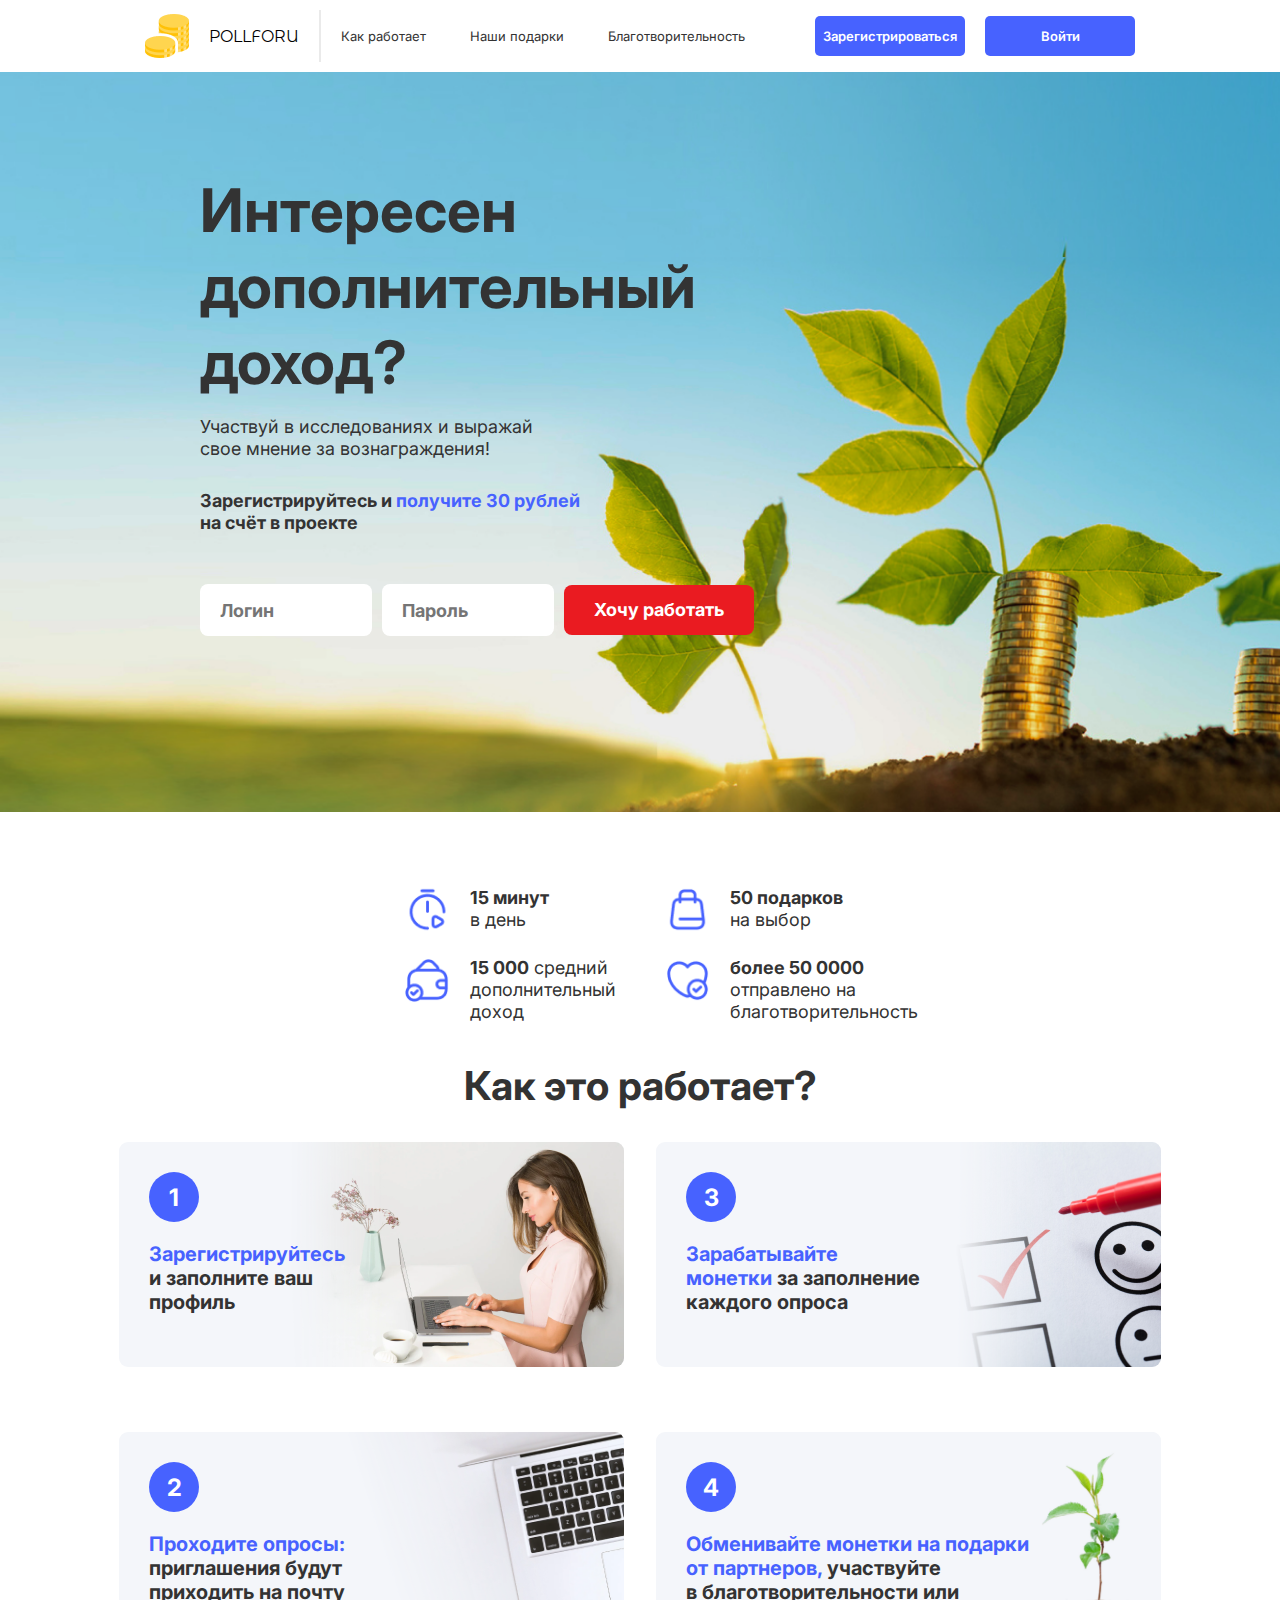
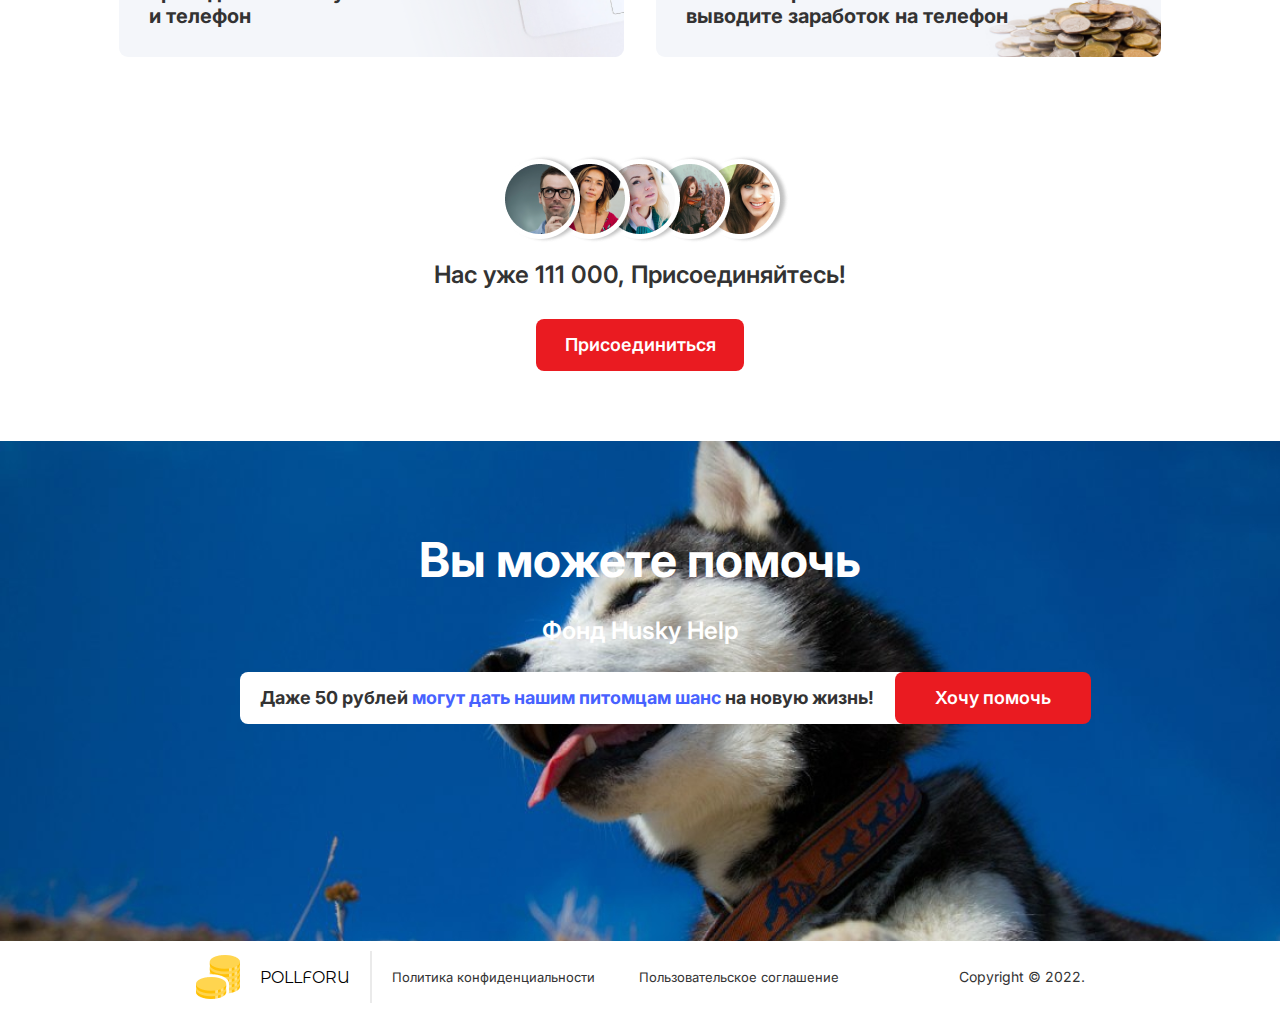
<file: index.html>
<!DOCTYPE html>
<html lang="en">
<head>
    <meta charset="UTF-8">
    <meta name="viewport" content="width=device-width, initial-scale=1"/>
    <title>POLLFORU</title>
    <link rel="stylesheet" href="./style.css">
    <link rel="preconnect" href="https://fonts.googleapis.com">
    <link rel="preconnect" href="https://fonts.gstatic.com" crossorigin>
    <link href="https://fonts.googleapis.com/css2?family=Montserrat+Alternates:wght@700&display=swap" rel="stylesheet">
    <link rel="preconnect" href="https://fonts.googleapis.com">
    <link rel="preconnect" href="https://fonts.gstatic.com" crossorigin>
    <link href="https://fonts.googleapis.com/css2?family=Inter:wght@400;500;600;700&display=swap" rel="stylesheet">
</head>
<body>
<div class="modalRegistry">
    <img src="./images/exit.svg" alt="" class="exit">
    <div class="registryMain">Зарегистрироваться</div>
    <div class="inputRegistryText">Введите телефон или почту</div>
    <input type="text" class="inputRegistry">
    <div class="inputRegistryText">Введите пароль</div>
    <div style="position: relative">
        <input type="password" class="inputRegistry">
        <img style="position: absolute; top: 10px; right: 10px; cursor:pointer;" src="./images/close_eye.svg" alt=""
             class="pass">
    </div>
    <div class="inputRegistryText">Вы также можете использовать для входа на наш сайт аккаунт в вашей любимой социальной
        сети. Просто щелкните её иконку.
    </div>
    <div class="registryIcons">
        <div class="registryIcon">
            <img src="./images/google.svg" alt="" class="icon">
        </div>
        <div class="registryIcon">
            <img src="./images/vk.svg" alt="" class="icon">
        </div>
        <div class="registryIcon">
            <img src="./images/ok.svg" alt="" class="icon">
        </div>
        <div class="registryIcon">
            <img src="./images/mail.svg" alt="" class="icon">
        </div>
    </div>
    <div class="radioInput">
        <div class="inpRad"></div>
        <div class="inpRadText">Я согласен с условиями <span style="color: #4762FF">Пользовательского соглашения</span>,
            <span style="color: #4762FF">Политики конфиденциальности</span>
        </div>
    </div>
    <div class="radioInput">
        <div class="inpRad"></div>
        <div class="inpRadText">Я даю Согласие на обработку моих персональных данных</div>
    </div>
    <div class="part1_but2">Зарегистрироваться</div>
</div>

<div class="modalRegistry">
    <img src="./images/exit.svg" alt="" class="exit">
    <div class="registryMain">Вход в личный кабинет</div>
    <div class="inputRegistryText">Введите телефон или почту</div>
    <input type="text" class="inputRegistry">
    <div class="inputRegistryText">Введите пароль</div>
    <div style="position: relative">
        <input type="password" class="inputRegistry">
        <img style="position: absolute; top: 10px; right: 10px; cursor:pointer;" src="./images/close_eye.svg" alt=""
             class="pass">
    </div>
    <div class="inputRegistryText">Вы также можете использовать для входа на наш сайт аккаунт в вашей любимой социальной
        сети. Просто щелкните её иконку.
    </div>
    <div class="registryIcons">
        <div class="registryIcon">
            <img src="./images/google.svg" alt="" class="icon">
        </div>
        <div class="registryIcon">
            <img src="./images/vk.svg" alt="" class="icon">
        </div>
        <div class="registryIcon">
            <img src="./images/ok.svg" alt="" class="icon">
        </div>
        <div class="registryIcon">
            <img src="./images/mail.svg" alt="" class="icon">
        </div>
    </div>
    <div class="part1_but2">Войти</div>
</div>

<div class="modalRegistry">
    <img src="./images/exit.svg" alt="" class="exit">
    <div class="registryMain">Подтвердите ваш e-mail</div>
    <div class="inputRegistryText">Мы отправили вам e-mail с подтверждением. <br><br>
        <b>Для завершения процесса регистрации перейдите по указанной ссылке в письме.</b><br><br>
        Если вы не получили наше сообщение в течение нескольких минут, пожалуйста, проверьте папку «Спам» или свяжитесь
        с нами.
    </div>
</div>

<div class="modalRegistry">
    <img src="./images/exit.svg" alt="" class="exit">
    <div class="registryMain">Подтверждение телефона</div>
    <div class="inputRegistryText">Вам был отправлен код подтвеждения<br><br>
        Введите полученный по смс код ниже
    </div>
    <input type="text" class="inputRegistry">
    <div class="part1_but2">Подтвердить</div>
</div>

<div class="wrapper lending">
    <header>
        <div class="header_first">
            <img src="./images/733311%201.png" alt="">
            <div class="header_first_text">POLLFORU</div>
            <div class="header_separate"></div>
        </div>
        <div class="header_second">
            <span>Как работает</span>
            <span>Наши подарки</span>
            <span>Благотворительность</span>
        </div>
        <div class="header_flex">
            <div class="header_third">
                <div>Зарегистрироваться</div>
            </div>
            <div class="header_third">
                <div>Войти</div>
            </div>
        </div>
    </header>
    <div class="part1">
        <div>
            <div class="part1_bigtext">Интересен дополнительный доход?</div>
            <div class="part1_smalltext">Участвуй в исследованиях и выражай свое мнение за вознаграждения!</div>
            <div class="part1_registry">Зарегистрируйтесь
                и <span style="color: #4762FF">получите 30 рублей</span> на счёт в проекте
            </div>
            <div class="part1_form">
                <input placeholder="Логин" type="text" class="part1_login"/>
                <input placeholder="Пароль" type="text" class="part1_pass"/>
                <div class="part1_but">Хочу работать</div>
            </div>
        </div>
    </div>
    <div class="part2">
        <div class="part2_upperline">
            <div>
                <img src="./images/timer-start.png" alt="">
                <div><b>15 минут</b> <br>
                    в день
                </div>
            </div>
            <div>
                <img src="./images/shopping-bag.png" alt="">
                <div><b>50 подарков</b> <br>
                    на выбор
                </div>
            </div>
            <div>
                <img src="./images/wallet-check.png" alt="">
                <div><b>15 000</b> средний <br>дополнительный <br>доход</div>
            </div>
            <div>
                <img src="./images/heart-tick.png" alt="">
                <div><b>более 50 0000</b> <br>отправлено на <br>благотворительность</div>
            </div>
        </div>
        <div class="part2_main">
            <div class="part2_text">
                Как это работает?
            </div>
            <div class="part2_flex">
                <div class="card">
                    <div class="card_circle">
                        <div>1</div>
                    </div>
                    <div class="card_text"><span style="color: #4762FF">Зарегистрируйтесь</span> <br>
                        и заполните ваш <br>профиль
                    </div>
                    <img src="images/003%201.png" class="card_img"/>
                </div>
                <div class="card">
                    <div class="card_circle">
                        <div>3</div>
                    </div>
                    <div class="card_text"><span style="color: #4762FF">Зарабатывайте <br>монетки</span> за заполнение
                        <br>каждого
                        опроса
                    </div>
                    <img src="images/05%201.png" class="card_img"/>
                </div>
                <div class="card">
                    <div class="card_circle">
                        <div>2</div>
                    </div>
                    <div class="card_text"><span style="color: #4762FF">Проходите опросы:</span> <br>приглашения будут
                        <br>приходить
                        на почту <br>и телефон
                    </div>
                    <img src="images/Untitled-1%201.png" class="card_img"/>
                </div>
                <div class="card">
                    <div class="card_circle">
                        <div>4</div>
                    </div>
                    <div class="card_text"><span
                            style="color: #4762FF">Обменивайте монетки на подарки <br>от партнеров,</span> участвуйте
                        <br>в благотворительности или <br>выводите заработок на телефон
                    </div>
                    <img src="images/004%201.png" class="card_img"/>
                </div>
            </div>
        </div>
        <div class="part2_lower">
            <div class="part2_photos">
                <img style="z-index: 5; left: 0" src="images/Ellipse%205.png">
                <img style="z-index: 4; left: 50px" src="images/Ellipse%207.png">
                <img style="z-index: 3; left: 100px" src="images/Ellipse%208.png">
                <img style="z-index: 2; left: 150px" src="images/Ellipse%2010.png">
                <img style="z-index: 1; left: 200px" src="images/Ellipse%2011.png">
            </div>
            <div class="part2_lower_text">Нас уже 111 000, Присоединяйтесь!</div>
            <div class="part2_but">
                <div>Присоединиться</div>
            </div>
        </div>
    </div>
    <div class="part3">
        <div class="part3_text">Доступные подарки</div>
        <div class="part3_flex">
            <div style="background: linear-gradient(180deg, #FFFFFF 0%, #FFFFFF 100%);" class="gift">
                <div style="position:relative; height: 50%; width: 100%; overflow: hidden">
                    <img class="yandex" src="./images/image%202.png" alt="">
                </div>
                <div class="gift_text">Подписка Яндекс плюс</div>
                <div class="gift_but">
                    <div>Хочу подарок</div>
                </div>
            </div>
            <div class="gift">
                <img src="./images/image%203.png" alt="">
            </div>
            <div class="gift">
                <img src="images/Frame%20101.png" alt="">
            </div>
            <div class="gift">
                <img src="images/image%209.png" alt="">
            </div>
            <div class="gift">
                <img src="images/image%207.png" alt="">
            </div>
            <div class="gift">
                <img src="images/Frame%20103.png" alt="">
            </div>
        </div>
        <div class="part3_but">
            <div>Хочу подарок</div>
        </div>
    </div>
    <div class="part4">
        <div class="part4_text1">Вы можете помочь</div>
        <div class="part4_text2">Фонд Husky Help</div>
        <div class="part4_help">
            <div>Даже 50 рублей <span style="color: #4762FF">могут дать нашим питомцам шанс</span> на новую жизнь!</div>
            <div class="part4_but">
                <div>Хочу помочь</div>
            </div>
        </div>
    </div>
    <footer>
        <div class="header_first">
            <img src="./images/733311%201.png" alt="">
            <div class="header_first_text">POLLFORU</div>
            <div class="header_separate"></div>
        </div>
        <div class="header_second">
            <span>Политика конфиденциальности</span>
            <span>Пользовательское соглашение</span>
        </div>
        <div class="footer_third">
            Copyright © 2022.
        </div>
    </footer>
</div>
<script>
    let openRegistry = () => {
        document.querySelectorAll('.modalRegistry')[0].style.display = 'block'
        let newAl = document.createElement('div')
        document.body.appendChild(newAl)
        newAl.className = 'newAl'
        newAl.style.width = document.querySelector('.wrapper').clientWidth + 'px'
        newAl.style.height = document.querySelector('.wrapper').clientHeight + 'px'
        newAl.style.position = 'absolute'
        newAl.style.top = '0'
        newAl.style.zIndex = '150'
        newAl.style.background = 'rgba(71, 98, 255, 0.3)'
        window.scroll({
            top: 0,
            behavior: "auto"
        })
    }

    document.querySelector('.modalRegistry .part1_but2').onclick = () => {
        let phoneOrEmail = document.querySelectorAll('.inputRegistry')[0].value
        let pass = document.querySelectorAll('.inputRegistry')[1].value
        let checks = document.querySelectorAll('.inpRad')
        if (phoneOrEmail.includes('@') && pass && checks[0].style.backgroundImage == 'url("./images/checked.svg")'
            && checks[1].style.backgroundImage == 'url("./images/checked.svg")') {
            document.querySelectorAll('.modalRegistry').forEach((el) => el.style.display = 'none')
            document.querySelectorAll('.modalRegistry')[2].style.display = 'block'
        } else if(phoneOrEmail && pass && checks[0].style.backgroundImage == 'url("./images/checked.svg")'
            && checks[1].style.backgroundImage == 'url("./images/checked.svg")'){
            document.querySelectorAll('.modalRegistry').forEach((el) => el.style.display = 'none')
            document.querySelectorAll('.modalRegistry')[3].style.display = 'block'
        }
    }

    document.querySelectorAll('.modalRegistry .part1_but2')[1].onclick = () => {
        let phoneOrEmail = document.querySelectorAll('.inputRegistry')[2].value
        let pass = document.querySelectorAll('.inputRegistry')[3].value
        if (phoneOrEmail && pass) {
            document.querySelectorAll('.modalRegistry').forEach((el) => el.style.display = 'none')
            document.body.removeChild(document.querySelector('.newAl'))
            document.querySelector('.part1').style.display = 'none'
            document.querySelector('.part2').style.display = 'none'
            document.querySelector('.part3').style.display = 'none'
            document.querySelector('.part4').style.display = 'none'
            window.location.href = 'https://9lpasha.github.io/project-4k/profile.html'
        }
    }

    document.querySelectorAll('.modalRegistry .part1_but2')[2].onclick = () => {
        let phone = document.querySelectorAll('.inputRegistry')[4].value
        if (phone) {
            document.querySelectorAll('.modalRegistry').forEach((el) => el.style.display = 'none')
            document.body.removeChild(document.querySelector('.newAl'))
        }
    }

    let openAutoriz = () => {
        document.querySelectorAll('.modalRegistry')[1].style.display = 'block'
        let newAl = document.createElement('div')
        document.body.appendChild(newAl)
        newAl.className = 'newAl'
        newAl.style.width = document.querySelector('.wrapper').clientWidth + 'px'
        newAl.style.height = document.querySelector('.wrapper').clientHeight + 'px'
        newAl.style.position = 'absolute'
        newAl.style.top = '0'
        newAl.style.zIndex = '150'
        newAl.style.background = 'rgba(71, 98, 255, 0.3)'
        window.scroll({
            top: 0,
            behavior: "auto"
        })
    }

    let closeRegistry = () => {
        document.querySelectorAll('.modalRegistry').forEach((el) => el.style.display = 'none')
        document.body.removeChild(document.querySelector('.newAl'))
    }
    document.querySelectorAll('.header_third')[0].onclick = openRegistry
    document.querySelectorAll('.header_third')[1].onclick = openAutoriz
    document.querySelector('.part1_but').onclick = openRegistry
    document.querySelector('.part2_but').onclick = openRegistry
    document.querySelector('.part4_but').onclick = openRegistry
    document.querySelectorAll('.exit').forEach((el) => el.onclick = closeRegistry)
    let checked = [0, 0]
    let checked2 = 0
    document.querySelectorAll('.inpRad').forEach((el, i) => el.onclick = () => {
        if (!checked[i]) {
            el.style.background = "#DFE4FF no-repeat 4px 8px url('./images/checked.svg')"
            checked[i] += 1
        } else {
            el.style.background = "#FFFFFF";
            checked[i] -= 1
        }
    })
    document.querySelector('.pass').onclick = (e) => {
        if (!checked2) {
            e.target.src = './images/eye.svg'
            e.target.parentNode.children[0].type = 'text'
            checked2 += 1
        } else {
            e.target.src = './images/close_eye.svg'
            e.target.parentNode.children[0].type = 'password'
            checked2 -= 1
        }
    }
</script>
</body>
</html>
</file>
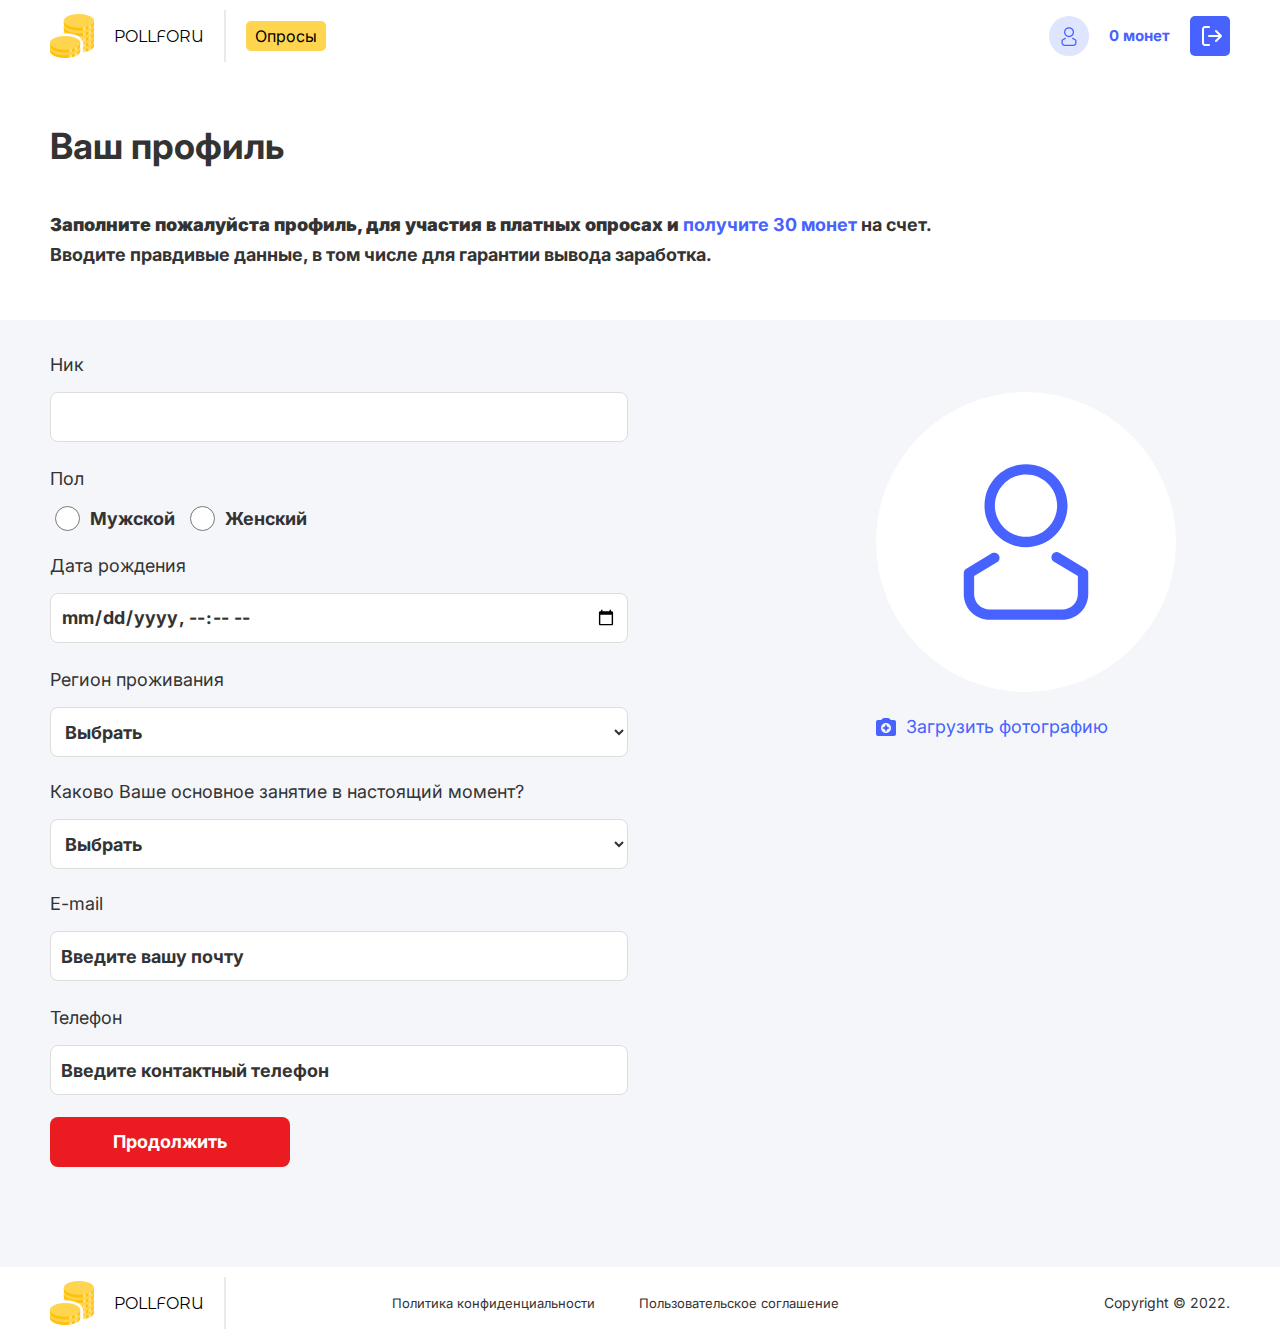
<file: profile.html>
<!DOCTYPE html>
<html lang="en">
<head>
    <meta charset="UTF-8">
    <meta name="viewport" content="width=device-width, initial-scale=1"/>
    <title>POLLFORU</title>
    <link rel="stylesheet" href="./style.css">
    <link rel="preconnect" href="https://fonts.googleapis.com">
    <link rel="preconnect" href="https://fonts.gstatic.com" crossorigin>
    <link href="https://fonts.googleapis.com/css2?family=Montserrat+Alternates:wght@700&display=swap" rel="stylesheet">
    <link rel="preconnect" href="https://fonts.googleapis.com">
    <link rel="preconnect" href="https://fonts.gstatic.com" crossorigin>
    <link href="https://fonts.googleapis.com/css2?family=Inter:wght@400;500;600;700&display=swap" rel="stylesheet">
</head>
<body>
<div class="modalRegistry">
    <img src="./images/exit.svg" alt="" class="exit">
    <div class="registryMain">Загрузить фотографию</div>
    <div class="inputRegistryText">Вы можете загрузить изображение в формате JPG, GIF или PNG.</div>
    <div class="part1_but2">Выбрать файл</div>
</div>

<div class="modalRegistry">
    <img src="./images/exit.svg" alt="" class="exit">
    <div class="registryMain">Загрузить фотографию</div>
    <div class="inputRegistryText">Выбранная область будет показываться на вашей странице.</div>
    <div style="width: 100%;height: 340px;margin-bottom: 30px; background: 0 0 / 100% auto no-repeat url('./images/woman.png')">
        
    </div>
    <input style="margin-bottom: 20px;width: 100%;height: 30px;" type="range">
    <div class="part1_but2">Выбрать файл</div>
</div>

<div class="modalRegistry">
    <img src="./images/exit.svg" alt="" class="exit">
    <div class="registryMain">Поздравляем</div>
    <div style="display: flex; justify-content: space-between; align-items: center; margin-bottom: 10px;">
        <div class="inputRegistryText"><b>Награда за заполнение <br>профиля <span style="color: #4762FF">30 монет</span></b></div>
        <img style="width: 100px;height: 100px;" src="./images/733311%201.png" alt="">
    </div>
    <div style="width: fit-content" class="part1_but2">Вы можете перейти к опросам</div>
</div>

<div class="wrapper profile">
    <header>
        <div style="display: flex; align-items: center">
            <div class="header_first">
                <img src="./images/733311%201.png" alt="">
                <div class="header_first_text">POLLFORU</div>
                <div class="header_separate"></div>
            </div>
            <div class="header_second">
                <div class="pointOfProfileHeader">
                    <div>Опросы</div>
                </div>
            </div>
        </div>
        <div class="header_flex" style="align-items: center">
            <div class="header_photo_wrapper">
                <img class="header_photo" src="./images/humanFromEmptyProfile.svg" alt="">
            </div>
            <div class="header_money">0 монет</div>
            <img class="header_exit" src="./images/exitFromProfile.svg" alt="">
        </div>
    </header>
    <div class="profileWrapper">
        <div class="upProfile" style="width: 1250px;margin: 0 auto;margin-bottom: 50px;">
            <div class="titleProfile">Ваш профиль</div>
            <div class="tempTextAbout30Money"><b>Заполните пожалуйста профиль, для участия в платных опросах и</b> <span
                    style="color: #4762FF">получите 30 монет</span> на счет. <br>Вводите правдивые данные, в том числе
                для гарантии вывода заработка.
            </div>
        </div>
        <div class="mainPartProfile">
            <div class="mainPartProfileWrapper">
                <div style="width: 70%;">
                    <div class="profileInputText">Ник</div>
                    <input id="nick" class="inputRegistry"/>
                    <div class="profileInputText">Пол</div>
                    <div class="sex" style="display: flex; margin-bottom: 20px;">
                        <div style="display: flex; align-items: center">
                            <input class="profileRadio" type="radio" value="m" name="sex"><span class="radioTitle">Мужской</span>
                        </div>
                        <div style="display: flex;align-items: center">
                            <input class="profileRadio" type="radio" value="w" name="sex"><span class="radioTitle">Женский</span>
                        </div>
                    </div>
                    <div class="profileInputText">Дата рождения</div>
                    <input id="birthday" class="datetime" type="datetime-local">
                    <div class="profileInputText">Регион проживания</div>
                    <select name="" id="s1">
                        <option value="">Выбрать</option>
                        <option value=""></option>
                        <option value=""></option>
                    </select>
                    <div class="profileInputText">Каково Ваше основное занятие в настоящий момент?</div>
                    <select name="" id="s2">
                        <option value="">Выбрать</option>
                        <option value=""></option>
                        <option value=""></option>
                    </select>
                    <div class="profileInputText">E-mail</div>
                    <input id="mail" class="inputRegistry" placeholder="Введите вашу почту"/>
                    <div class="profileInputText">Телефон</div>
                    <input id="phone" class="inputRegistry" placeholder="Введите контактный телефон"/>
                    <div class="part1_but2" style="width: 200px;">Продолжить</div>
                </div>
                <div style="display: flex; flex-direction: column; align-items: center">
                    <div class="profilePhotoWrapper" style="margin-bottom: 20px;margin-top: 42px;width: 300px;height: 300px;border-radius: 50%;background: white;display: flex;justify-content: center;align-items: center">
                        <img src="./images/humanFromEmptyProfile.svg" style="width: 166px;height: 166px;" alt="">
                    </div>
                    <div style="display: flex;align-items: center; cursor: pointer;align-self: flex-start" class="addPhoto">
                        <img style="margin-right: 10px;" src="./images/addPhoto.svg" alt="">
                        <div class="addPhotoText">Загрузить фотографию</div>
                    </div>
                    <div style="display:none;margin-bottom: 10px;align-items: center; cursor: pointer;align-self: flex-start" class="editPhoto">
                        <div style="margin-right: 10px;display: flex; justify-content: center; align-items: center; width: 20px;height: 20px;left: 900px;top: 395px;background: #4762FF;border-radius: 2px;">
                            <img style="width: 12px;height: 12px;" src="./images/edit.svg" alt="">
                        </div>
                        <div class="addPhotoText">Редактировать фотографию</div>
                    </div>
                    <div style="display:none;align-items: center; cursor: pointer;align-self: flex-start" class="deletePhoto">
                        <div style="margin-right: 10px;display: flex; justify-content: center; align-items: center; width: 20px;height: 20px;left: 900px;top: 395px;background: #4762FF;border-radius: 2px;">
                            <img style="width: 12px;height: 12px;" src="./images/krest.svg" alt="">
                        </div>
                        <div class="addPhotoText">Удалить фотографию</div>
                    </div>
                </div>
            </div>
        </div>
    </div>
    <footer>
        <div class="header_first">
            <img src="./images/733311%201.png" alt="">
            <div class="header_first_text">POLLFORU</div>
            <div class="header_separate"></div>
        </div>
        <div class="header_second">
            <span>Политика конфиденциальности</span>
            <span>Пользовательское соглашение</span>
        </div>
        <div class="footer_third">
            Copyright © 2022.
        </div>
    </footer>
</div>

<script>

    let openRegistry = () => {
        document.querySelectorAll('.modalRegistry')[0].style.display = 'block'
        let newAl = document.createElement('div')
        document.body.appendChild(newAl)
        newAl.className = 'newAl'
        newAl.style.width = document.querySelector('.wrapper').clientWidth + 'px'
        newAl.style.height = document.querySelector('.wrapper').clientHeight + 'px'
        newAl.style.position = 'absolute'
        newAl.style.top = '0'
        newAl.style.zIndex = '150'
        newAl.style.background = 'rgba(71, 98, 255, 0.3)'
        window.scroll({
            top: 0,
            behavior: "auto"
        })
    }

    let closeRegistry = () => {
        document.querySelectorAll('.modalRegistry').forEach((el) => el.style.display = 'none')
        document.body.removeChild(document.querySelector('.newAl'))
    }

    document.querySelectorAll('.exit').forEach((el) => el.onclick = closeRegistry)

    document.querySelector('.header_exit').onclick = () => {window.location.href = 'https://9lpasha.github.io/project-4k/index.html'}
    document.querySelector('.addPhoto').onclick = () => {
        openRegistry()
    }

    document.querySelector('.modalRegistry .part1_but2').onclick = () => {
        document.querySelectorAll('.modalRegistry')[0].style.display = 'none'
        document.querySelectorAll('.modalRegistry')[1].style.display = 'block'
    }

    document.querySelectorAll('.modalRegistry .part1_but2')[1].onclick = () => {
        document.querySelectorAll('.modalRegistry')[1].style.display = 'none'
        document.querySelector('.header_photo_wrapper').removeChild(document.querySelector('.header_photo_wrapper').children[0])
        document.querySelector('.header_photo_wrapper').style.background = '0 0 / cover url("./images/woman.png")'
        document.querySelector('.profilePhotoWrapper').removeChild(document.querySelector('.profilePhotoWrapper').children[0])
        document.querySelector('.profilePhotoWrapper').style.background = '0 0 / cover url("./images/woman.png")'
        document.body.removeChild(document.querySelector('.newAl'))
        addedPhoto = 1
        document.querySelector('.addPhoto').style.display = 'none'
        document.querySelector('.editPhoto').style.display = 'flex'
        document.querySelector('.deletePhoto').style.display = 'flex'
    }

    let addedPhoto = 0
    let checked = 0

    document.querySelectorAll('.sex input').forEach((el)=>el.onclick = () => {checked = 1})

    document.querySelectorAll('.mainPartProfileWrapper .part1_but2')[0].onclick = () => {
        if(addedPhoto && checked && nick.value && birthday.value && mail.value && phone.value){
            document.querySelectorAll('.modalRegistry')[2].style.display = 'block'
            let newAl = document.createElement('div')
            document.body.appendChild(newAl)
            newAl.className = 'newAl'
            newAl.style.width = document.querySelector('.wrapper').clientWidth + 'px'
            newAl.style.height = document.querySelector('.wrapper').clientHeight + 'px'
            newAl.style.position = 'absolute'
            newAl.style.top = '0'
            newAl.style.zIndex = '150'
            newAl.style.background = 'rgba(71, 98, 255, 0.3)'
            window.scroll({
                top: 0,
                behavior: "auto"
            })
        }
        else{
            console.log(addedPhoto, checked, nick.value, birthday.value, mail.value, phone.value)
        }
    }

    document.querySelectorAll('.modalRegistry .part1_but2')[2].onclick = () => {
        closeRegistry()
        document.querySelector('.tempTextAbout30Money').style.display = 'none'
        let wrapper = document.querySelector('.mainPartProfileWrapper').children[0]
        wrapper.removeChild(wrapper.children[wrapper.children.length - 1])
        let buts = `
            <div style="display: flex;justify-content: flex-start;align-items: center">
                <div class="part1_but2" style="width: fit-content; background: #DFE4FF;color: #333333; margin-right: 20px;">Сохранить</div>
                <div class="part1_but2" style="width: fit-content;">Изменить пароль</div>
            </div>
        `
        wrapper.innerHTML += buts

        document.querySelectorAll('.exit').forEach((el) => el.onclick = closeRegistry)

        document.querySelector('.header_exit').onclick = () => {window.location.href = 'https://9lpasha.github.io/project-4k/index.html'}
        document.querySelector('.addPhoto').onclick = () => {
            openRegistry()
        }

        document.querySelector('.modalRegistry .part1_but2').onclick = () => {
            document.querySelectorAll('.modalRegistry')[0].style.display = 'none'
            document.querySelectorAll('.modalRegistry')[1].style.display = 'block'
        }

        document.querySelectorAll('.modalRegistry .part1_but2')[1].onclick = () => {
            document.querySelectorAll('.modalRegistry')[1].style.display = 'none'
            document.querySelector('.header_photo_wrapper').removeChild(document.querySelector('.header_photo_wrapper').children[0])
            document.querySelector('.header_photo_wrapper').style.background = '0 0 / cover url("./images/woman.png")'
            document.querySelector('.profilePhotoWrapper').removeChild(document.querySelector('.profilePhotoWrapper').children[0])
            document.querySelector('.profilePhotoWrapper').style.background = '0 0 / cover url("./images/woman.png")'
            document.body.removeChild(document.querySelector('.newAl'))
            addedPhoto = 1
        }

        let addedPhoto = 0
        let checked = 0

        document.querySelectorAll('.sex input').forEach((el)=>el.onclick = () => {checked = 1})
    }

</script>
</body>
</html>
</file>
<file: style.css>
body{
    margin: 0;
}

.part3{
    display: none!important;
}

header{
    display: flex;
    align-items: center;
    justify-content: center;
    height: 72px;
    width: 100%;
}

.header_flex{
    display: flex;
}

.header_first{
    display: flex;
    align-items: center;
}

.header_first_text{
    margin: 0 20px;
    font-family: 'Montserrat Alternates', sans-serif;
}

.header_separate{
    width: 0px;
    height: 50px;
    left: 392px;
    top: 61px;
    border: 1px solid rgba(51, 51, 51, 0.1);
}

.header_second{
    margin-right: 116px;
}

.header_second span{
    font-family: 'Inter';
    font-style: normal;
    font-weight: 400;
    font-size: 18px;
    line-height: 22px;
    margin: 0 20px;
    font-feature-settings: 'liga' off;
    color: #333333;
}

.header_third{
    width: 212px;
    height: 40px;
    background: #4762FF;
    border-radius: 5px;
    display: flex;
    justify-content: center;
    align-items: center;
    cursor: pointer;
    margin-left: 20px;
}

.header_third>div{
    font-family: 'Inter';
    font-style: normal;
    font-weight: 600;
    font-size: 16px;
    line-height: 19px;
    color: #FFFFFF;
}

.part1{
    height: 640px;
    width: calc(100% - 400px);
    position: relative;
    padding: 100px 200px 0;
    overflow: hidden;
    background: 0 0 / cover no-repeat url("images/01 2.png");
}

.part1_background{
    width: 100%;
    height: auto;
    position: absolute;
    top: 50%;
    transform: translate(0, -50%);
    left: 0;
    z-index: -1;
}

.part1_bigtext{
    font-family: 'Inter';
    font-style: normal;
    font-weight: 700;
    font-size: 60px;
    line-height: 76px;
    font-feature-settings: 'liga' off;
    color: #333333;
    margin-bottom: 16px;
    width: 600px;

}

.part1_smalltext{
    font-family: 'Inter';
    font-style: normal;
    font-weight: 400;
    font-size: 18px;
    line-height: 22px;
    font-feature-settings: 'liga' off;
    color: #333333;
    margin-bottom: 30px;
    width: 370px;
}

.part1_registry{
    font-family: 'Inter';
    font-style: normal;
    font-weight: 700;
    font-size: 18px;
    line-height: 22px;
    font-feature-settings: 'liga' off;
    color: #333333;
    margin-bottom: 50px;
    width: 390px;
}

.part1_form{
    display: flex;
    justify-content: flex-start;
    align-items: center;
}

.part1_form>input{
    margin-right: 10px;
    background: #FFFFFF;
    border-radius: 8px;
    display: flex;
    align-items: center;
    justify-content: flex-start;
    width: 280px;
    height: 50px;
    font-family: 'Inter';
    font-style: normal;
    font-weight: 700;
    font-size: 18px;
    line-height: 22px;
    font-feature-settings: 'liga' off;
    color: #333333;
    padding-left: 20px;
    border: 0;
}

.part1_but{
    background: #EA1B21;
    border-radius: 8px;
    display: flex;
    align-items: center;
    justify-content: center;
    height: 50px;
    font-family: 'Inter';
    font-style: normal;
    font-weight: 700;
    font-size: 18px;
    line-height: 22px;
    font-feature-settings: 'liga' off;
    color: white;
    padding: 0 20px;
    border: 0;
    cursor: pointer;
}

.part2{
    width: calc(100% - 360px);
    margin: 0 auto;
    padding-top: 50px;
}

.part2_upperline{
    display: flex;
    justify-content: center;
    align-items: flex-start;
    font-family: 'Inter';
    font-style: normal;
    font-weight: 400;
    font-size: 18px;
    line-height: 22px;
    font-feature-settings: 'liga' off;
    color: #333333;
    margin-bottom: 60px;
}

.part2_upperline>div{
    display: flex;
    margin: 0 40px;
}

.part2_upperline img{
    margin-right: 20px;
    width: 45px;
    height: 45px;
}

.part2_main{
    display: flex;
    flex-direction: column;
    justify-content: center;
    align-items: center;
}

.part2_text{
    font-family: 'Inter';
    font-style: normal;
    font-weight: 700;
    font-size: 40px;
    line-height: 48px;
    text-align: center;
    font-feature-settings: 'liga' off;
    color: #333333;
}

.card{
    width: 505px;
    height: 225px;
    background: #F4F6FA;
    border-radius: 9px;
    position: relative;
    display: inline-block;
    margin: 32px 16px;
    overflow: hidden;
}

.card_circle{
    position: absolute;
    top: 30px;
    left: 30px;
    width: 50px;
    height: 50px;
    background: #4762FF;
    color: white;
    font-family: 'Inter';
    font-style: normal;
    font-weight: 700;
    font-size: 24px;
    line-height: 29px;
    text-align: center;
    font-feature-settings: 'liga' off;
    border-radius: 50%;
}

.card_circle>div{
    position: absolute;
    top: 50%;
    left: 50%;
    transform: translate(-50%, -50%);
}

.part2_flex{
    justify-content: center;
    flex-wrap: wrap;
    display: grid;
    grid-template-columns: 537px 537px;
    grid-template-rows: 290px 290px;
    margin-bottom: 65px;
}

.card_img{
    position: absolute;
    top: 0;
    right: 0;
    height: 100%;
}

.card_text{
    font-family: 'Inter';
    font-style: normal;
    font-weight: 700;
    font-size: 20px;
    line-height: 24px;
    font-feature-settings: 'liga' off;
    color: #333333;
    position: absolute;
    top: 100px;
    left: 30px;
    z-index: 10;
}

.part2_lower{
    display: flex;
    flex-direction: column;
    align-items: center;
}

.part2_photos{
    width: 280px;
    height: 80px;
    position: relative;
    margin: 0 auto;
    margin-bottom: 25px;
}

.part2_photos>img{
    position: absolute;
}

.part2_lower_text{
    font-family: 'Inter';
    font-style: normal;
    font-weight: 600;
    font-size: 24px;
    line-height: 29px;
    text-align: center;
    font-feature-settings: 'liga' off;
    color: #333333;
    margin-bottom: 30px;
}

.part2_but{
    width: 208px;
    height: 52px;
    background: #EA1B21;
    border-radius: 8px;
    display: flex;
    justify-content: center;
    align-items: center;
    margin-bottom: 70px;
    cursor: pointer;
}

.part2_but>div{
    font-family: 'Inter';
    font-style: normal;
    font-weight: 600;
    font-size: 18px;
    line-height: 30px;
    text-align: center;
    font-feature-settings: 'liga' off;
    color: #FFFFFF;
}

.part3{
    background: #F4F6FA;
    padding: 50px 165px 100px;
    display: flex;
    flex-direction: column;
    align-items: center;
}

.part3_text{
    font-family: 'Inter';
    font-style: normal;
    font-weight: 700;
    font-size: 48px;
    line-height: 58px;
    text-align: center;
    font-feature-settings: 'liga' off;
    color: #333333;
    margin-bottom: 100px;
}

.part3_flex{
    flex-wrap: wrap;
    justify-content: center;
    display: grid;
    grid-template-columns: 385px 385px 385px;
    grid-template-rows: 310px 310px;
    margin-bottom: 65px;
}

.gift{
    width: 355px;
    height: 280px;
    margin: 15px;
    border-radius: 9px;
    overflow: hidden;
}

.gift_but{
    width: 153px;
    height: 40px;
    background: #4762FF;
    border-radius: 5px;
    margin-left: 28px;
    display: flex;
    justify-content: center;
    align-items: center;
    cursor: pointer;
}

.gift_but>div{
    font-family: 'Inter';
    font-style: normal;
    font-weight: 600;
    font-size: 16px;
    line-height: 19px;
    color: #FFFFFF;
}

.gift_text{
    font-family: 'Inter';
    font-style: normal;
    font-weight: 700;
    font-size: 24px;
    line-height: 29px;
    font-feature-settings: 'liga' off;
    color: #333333;
    margin-left: 28px;
    margin-top: 24px;
    margin-bottom: 16px;
}

.yandex{
    width: 100%;
    position: absolute;
    top: 50%;
    left: 0;
    transform: translate(0, -50%);
}

.part3_but{
    width: 196px;
    height: 52px;
    background: #EA1B21;
    border-radius: 8px;
    display: flex;
    justify-content: center;
    align-items: center;
    cursor: pointer;
}

.part3_but>div{
    font-family: 'Inter';
    font-style: normal;
    font-weight: 600;
    font-size: 18px;
    line-height: 30px;
    text-align: center;
    font-feature-settings: 'liga' off;
    color: #FFFFFF;
}

.part4{
    height: 410px;
    position: relative;
    overflow: hidden;
    display: flex;
    flex-direction: column;
    align-items: center;
    padding-top: 90px;
    background: 0 0 / cover no-repeat url("images/b0ef3fa6715deda4eddd 1.png");
}

.part4_back{
    width: 100%;
    height: auto;
    position: absolute;
    top: 50%;
    left: 0;
    transform: translate(0, -50%);
    z-index: -1;
}

.part4_text1{
    font-family: 'Inter';
    font-style: normal;
    font-weight: 700;
    font-size: 48px;
    line-height: 58px;
    text-align: center;
    font-feature-settings: 'liga' off;
    color: #FFFFFF;
    margin-bottom: 27px;
}

.part4_text2{
    font-family: 'Inter';
    font-style: normal;
    font-weight: 600;
    font-size: 24px;
    line-height: 29px;
    text-align: center;
    font-feature-settings: 'liga' off;
    color: #FFFFFF;
    margin-bottom: 27px;
}

.part4_help{
    width: 781px;
    height: 52px;
    background: #FFFFFF;
    border-radius: 8px;
    display: flex;
    align-items: center;
    font-family: 'Inter';
    font-style: normal;
    font-weight: 700;
    font-size: 18px;
    line-height: 22px;
    font-feature-settings: 'liga' off;
    color: #333333;
    padding-left: 20px;
    position: relative;
}

.part4_but{
    width: 196px;
    height: 52px;
    background: #EA1B21;
    border-radius: 8px;
    position: absolute;
    top: 0;
    right: -50px;
    display: flex;
    justify-content: center;
    align-items: center;
    cursor: pointer;
}

.part4_but>div{
    font-family: 'Inter';
    font-style: normal;
    font-weight: 600;
    font-size: 18px;
    line-height: 30px;
    text-align: center;
    font-feature-settings: 'liga' off;
    color: #FFFFFF;
}

footer{
    display: flex;
    align-items: center;
    justify-content: center;
    height: 72px;
    width: 100%;
}

.footer_third{
    font-family: 'Inter';
    font-style: normal;
    font-weight: 400;
    font-size: 14px;
    line-height: 24px;
    font-feature-settings: 'liga' off;
    color: #333333;
    margin-left: 170px;
}

@media (max-width: 1400px) {
    .header_second>span, .header_third>div{
        font-size: 13px;
    }
    .header_third{
        width: 150px;
    }
    .header_second{
        margin-right: 30px;
    }
    .footer_third{
        margin-left: 70px;
    }
    .part1 input, .part1_but{
        width: 150px;
    }
    .part2{
        width: calc(100% - 100px);
    }
}

@media (min-width: 1800px) {
    .part1{
        padding: 100px 400px 0;
        width: calc(100% - 800px);
        background: center 0 / auto auto no-repeat url('images/01 2.png');
        display: flex;
        justify-content: center;
    }
    .part1>div{
        margin-right: 300px;
    }
}

@media (max-width: 1300px){
    .part2_upperline{
        display: grid;
        grid-template-columns: 260px 260px;
        grid-template-rows: 70px 70px;
    }
    .part2_upperline>div{
        margin: 25px;
    }
}

@media (max-width: 1200px){
    .part2_flex{
        grid-template-columns: 537px;
        grid-template-rows: 290px 290px 290px 290px;
    }
    .part3_flex{
        grid-template-columns: 385px 385px;
        grid-template-rows: 310px 310px 310px;
    }
}

@media (max-width: 1060px) {
    .header_separate{
        display: none;
    }
    .lending header .header_second{
        display: none;
    }
    .header_first{
        grid-area: fir;
    }
    .header_second{
        grid-area: sec;
    }
    .footer_third{
        grid-area: sec2;
    }
    footer{
        display: flex;
        width: 100%;
        flex-direction: column;
        justify-content: space-around;
        height: fit-content;
    }
    .footer_third, .header_second{
        margin-right: 0;
        margin-left: 0;
        text-align: center;
    }
    footer>div{
        margin: 10px 0;
    }
}

@media (max-width: 1000px) {
    .part4_but{
        top: unset;
        bottom: -100px;
        left: 50%;
        transform: translate(-50%, 0);
    }
    .part4_help{
        width: fit-content;
        padding: 0 20px;
    }
}

@media (max-width: 960px) {
    .part1{
        padding: 50px 75px 0;
        width: calc(100% - 150px);
    }
}

@media (max-width: 850px) {
    .part3_flex{
        grid-template-columns: 385px;
        grid-template-rows: 310px 310px 310px 310px;
    }
    .part3_text{
        margin-bottom: 50px;
    }
    .part3{
        padding: 50px 65px 100px;
    }
}

@media (max-width: 730px) {
    .part1{
        padding: 20px;
        width: calc(100% - 40px);
    }
    .part1_bigtext{
        font-size: 28px;
        line-height: 36px;
        width: unset;
    }
    .part1_form{
        flex-direction: column;
        width: 340px;
    }
    .part1_form>input, .part1_form>div{
        width: calc(100% - 40px);
        margin: 0 0 20px;
        padding: 0 20px;
    }
    .part1{
        text-align: center;
        height: unset;
    }
    .part1>div>div{
        width: unset;
    }
    .part2_upperline{
        grid-template-columns: 260px;
        grid-template-rows: 90px 90px 90px 90px;
    }
    .part2_text{
        font-size: 30px;
        line-height: 30px;
    }
    .card{
        width: 400px;
        margin: 16px;
    }
    .part2_flex{
        grid-template-columns: 432px;
        grid-template-rows: 258px 258px 258px 258px;
        margin-bottom: 0;
    }
    .card_text{
        font-size: 16px;
        line-height: 20px;
    }
    .part2{
        width: 100%;
    }
    .part4_help{
        height: unset;
        padding: 20px;
        width: 60%;
    }
    .part4{
        background: -300px 0 / cover no-repeat url("images/b0ef3fa6715deda4eddd 1.png")
    }
    .header_second{
        width: 260px;
    }
    header{
        width: calc(100% - 40px);
        justify-content: space-between;
        padding: 0 20px;
    }
}

@media (max-width: 570px) {
    header .header_first_text{
        display: none;
    }
    footer .header_first img{
        margin-bottom: 10px;
    }
    .header_third{
        width: fit-content;
        padding: 0 10px;
    }
}

@media (max-width: 500px) {
    .header_first{
        flex-direction: column;
    }
    .card{
        width: 100%;
        margin: 0;
    }
    .part2_main{
        width: 100%;
    }
    .part2_flex{
        width: 100%;
        grid-template-columns: 100%;
        grid-template-rows: 258px 258px 258px 258px;
        margin-bottom: 0;
    }
    .part2_text{
        margin-bottom: 25px;
    }
    .card_circle{
        z-index: 100;
    }
    .part3_text{
        font-size: 28px;
        line-height: 32px;
        padding: 0 5px;
        margin-bottom: 15px;
    }
    .part3{
        width: 100%;
        padding: 15px 0 15px;
    }
    .part3_flex{
        width: 100%;
        grid-template-columns: 100%;
        grid-template-rows: 370px 370px 370px 370px;
        margin-bottom: 0;
    }
    .part3_flex>div{
        width: 100%;
        margin: 10px 0;
        height: 350px
    }
    .part3_flex>div>img{
        width: 100%;
        border-radius: 9px;
    }
    .part4{
        padding-top: 50px;
    }
    .part4_text1{
        font-size: 32px;
        line-height: 36px;
        margin-bottom: 15px;
    }
    .part4_text2{
        margin-bottom: 15px;
    }
    .footer_third{
        margin-left: 20px;
    }
}

@media (max-width: 380px) {
    .part3_flex>div{
        height: 320px
    }
    .part3_flex {
        grid-template-rows: 320px 320px 320px 320px;
    }
    header {
        width: calc(100% - 20px);
        padding: 0 10px;
    }
}

.modalRegistry{
    position: fixed;
    top: 50%;
    left: 50%;
    transform: translate(-50%, -50%);
    display: none;
    width: 505px;
    background: #FFFFFF;
    border-radius: 9px;
    z-index: 160;
    padding: 25px;
}

.exit{
    position: absolute;
    top: 12px;
    right: 12px;
    cursor: pointer;
}

.registryMain{
    font-family: 'Inter';
    font-style: normal;
    font-weight: 700;
    font-size: 30px;
    line-height: 36px;
    font-feature-settings: 'liga' off;
    color: #333333;
    margin-bottom: 15px;
}

.inputRegistryText{
    font-family: 'Inter';
    font-style: normal;
    font-weight: 400;
    font-size: 18px;
    line-height: 30px;
    font-feature-settings: 'liga' off;
    color: #333333;
    margin-bottom: 12px;
}

.inputRegistry{
    background: #FFFFFF;
    border: 1px solid #DDDDDD;
    box-sizing: border-box;
    border-radius: 8px;
    margin-bottom: 20px;
    height: 50px;
    width: 100%;
    font-family: 'Inter';
    font-style: normal;
    font-weight: 700;
    font-size: 18px;
    line-height: 22px;
    padding: 14px 10px;
    font-feature-settings: 'liga' off;
    color: #333333;
}

.registryIcons{
    display: flex;
    justify-content: flex-start;
    align-items: center;
    margin-bottom: 30px;
}

.registryIcon{
    margin-right: 10px;
}

.radioInput{
    margin-bottom: 15px;
    display: flex;
    align-items: flex-start;
    justify-content: stretch;
}

.inpRad{
    width: 35px;
    height: 35px;
    background: #FFFFFF;
    border: 1px solid #DDDDDD;
    box-sizing: border-box;
    border-radius: 8px;
    margin-right: 15px;
}

.inpRadText{
    font-family: 'Inter';
    font-style: normal;
    font-weight: 400;
    font-size: 18px;
    line-height: 22px;
    font-feature-settings: 'liga' off;
    color: #333333;
    width: fit-content;
}

.part1_but2{
    background: #EA1B21;
    border-radius: 8px;
    display: flex;
    align-items: center;
    justify-content: center;
    height: 50px;
    font-family: 'Inter';
    font-style: normal;
    font-weight: 700;
    font-size: 18px;
    line-height: 22px;
    font-feature-settings: 'liga' off;
    color: white;
    padding: 0 20px;
    border: 0;
    cursor: pointer;
}

@media (max-width: 600px) {
    .modalRegistry{
        width: calc(100% - 50px);
        border-radius: 0;
        position: absolute;
        top: 72px;
        left: 0;
        transform: unset;
    }
    .registryMain{
        font-size: 20px;
    }
}

@media (max-height: 679px) {
    .modalRegistry{
        position: absolute;
        top: 72px;
        left: 50%;
        transform: translate(-50%, 0);
    }
}

header{
    font-family: 'Inter';
}

.pointOfProfileHeader{
    width: 80px;
    height: 30px;
    background: #FFD54F;
    border-radius: 5px;
    display: flex;
    justify-content: center;
    align-items: center;
    margin-left: 20px;
}

.header_money{
    font-family: 'Inter';
    font-style: normal;
    font-weight: 700;
    font-size: 15px;
    line-height: 18px;
    font-feature-settings: 'liga' off;
    color: #4762FF;
}

.header_photo_wrapper{
    width: 40px;
    height: 40px;
    border-radius: 50%;
    background: #DFE4FF;
    display: flex;
    justify-content: center;
    align-items: center;
}

.header_photo{
    width: 20px;
    height: 25px;
}

.header_flex>div, .header_flex>img{
    margin-right: 0;
    margin-left: 20px;
}

.profile header{
    justify-content: space-between;
    width: 1250px;
    margin: 0 auto;
    margin-bottom: 50px;
}

.profile footer{
    width: 1250px;
    margin: 0 auto;
    justify-content: space-between;
}

.titleProfile{
    font-family: 'Inter';
    font-style: normal;
    font-weight: 700;
    font-size: 36px;
    line-height: 48px;
    text-align: start;
    font-feature-settings: 'liga' off;
    color: #333333;
    margin-bottom: 40px;
}

.profileWrapper{
    width: 100%;
    margin: 0 auto;
}

.tempTextAbout30Money{
    font-family: 'Inter';
    font-style: normal;
    font-weight: 700;
    font-size: 18px;
    line-height: 30px;
    font-feature-settings: 'liga' off;
    color: #333333;
}

.mainPartProfile{
    width: 100%;
    background: #F4F6FA;
}

.mainPartProfileWrapper{
    width: 1250px;
    margin: 0 auto;
    padding-top: 30px;
    padding-bottom: 100px;
    display: flex;
}

.profileInputText{
    font-family: 'Inter';
    font-style: normal;
    font-weight: 400;
    font-size: 18px;
    line-height: 30px;
    font-feature-settings: 'liga' off;
    color: #333333;
    margin-bottom: 12px;
}

.profile input, .profile select{
    width: 70%;
    margin-bottom: 22px;
}

.profileRadio{
    margin-right: 10px;
    width: 25px!important;
    height: 25px;
    margin-top: 0;
    margin-bottom: 0!important;
}

.radioTitle{
    margin-right: 10px;
    font-family: 'Inter';
    font-style: normal;
    font-weight: 700;
    font-size: 18px;
    line-height: 18px;
    font-feature-settings: 'liga' off;
    color: #333333;
}

.datetime{
    border: 1px solid #DDDDDD;
    box-sizing: border-box;
    border-radius: 8px;
    height: 50px;
    font-family: 'Inter';
    font-style: normal;
    font-weight: 700;
    font-size: 18px;
    line-height: 22px;
    font-feature-settings: 'liga' off;
    color: #333333;
    padding: 0 10px;
    margin-bottom: 20px;
    background: #FFFFFF;
}

.mainPartProfileWrapper select{
    height: 50px;
    background: #FFFFFF;
    border: 1px solid #DDDDDD;
    box-sizing: border-box;
    border-radius: 8px;
    font-family: 'Inter';
    font-style: normal;
    font-weight: 700;
    font-size: 18px;
    line-height: 22px;
    font-feature-settings: 'liga' off;
    color: #333333;
    padding: 0 10px;
    margin-bottom: 20px;
}

.profile input::placeholder{
    color: #333333;
}

.addPhotoText{
    font-family: 'Inter';
    font-style: normal;
    font-weight: 400;
    font-size: 18px;
    line-height: 30px;
    text-align: center;
    font-feature-settings: 'liga' off;
    color: #4762FF;
}

.header_exit{
    cursor: pointer;
}

.modalRegistry .part1_but2{
    width: 200px;
}

@media (max-width: 1500px) {
    .profile header{
        width: calc(100% - 100px);
    }
    .mainPartProfileWrapper{
        width: calc(100% - 100px);
    }
    .profile footer{
        width: calc(100% - 100px);
    }
    .upProfile{
        width: calc(100% - 100px)!important;
    }
}

@media (max-width: 1100px) {
    .mainPartProfileWrapper input, .mainPartProfileWrapper select{
        width: 90%;
    }
}

@media (max-width: 800px) {
    .mainPartProfileWrapper{
        flex-direction: column-reverse;
        align-items: center;
    }
    .mainPartProfileWrapper input, .mainPartProfileWrapper select{
        width: 100%;
    }
    .profile .header_second {
        width: unset;
    }
    .profile .header_first_text {
        display: none;
    }
}

@media (max-width: 600px) {
    .mainPartProfileWrapper>div{
        width: 100%!important;
    }
    .profilePhotoWrapper{
        width: 200px!important;
        height: 200px!important;
    }
    .profilePhotoWrapper>img{
        width: 88px!important;
        height: 88px!important;
    }
}

@media (max-width: 450px) {
    .profile header{
        width: calc(100% - 40px);
    }
    .mainPartProfileWrapper{
        width: calc(100% - 40px);
    }
    .profile footer{
        width: calc(100% - 40px);
    }
    .upProfile{
        width: calc(100% - 40px)!important;
    }
    .profile .header_second{
        display: none;
    }
}

.header_exit{
    margin-right: 0!important;
}

.addPhoto{
    margin-bottom: 20px;
}
</file>
